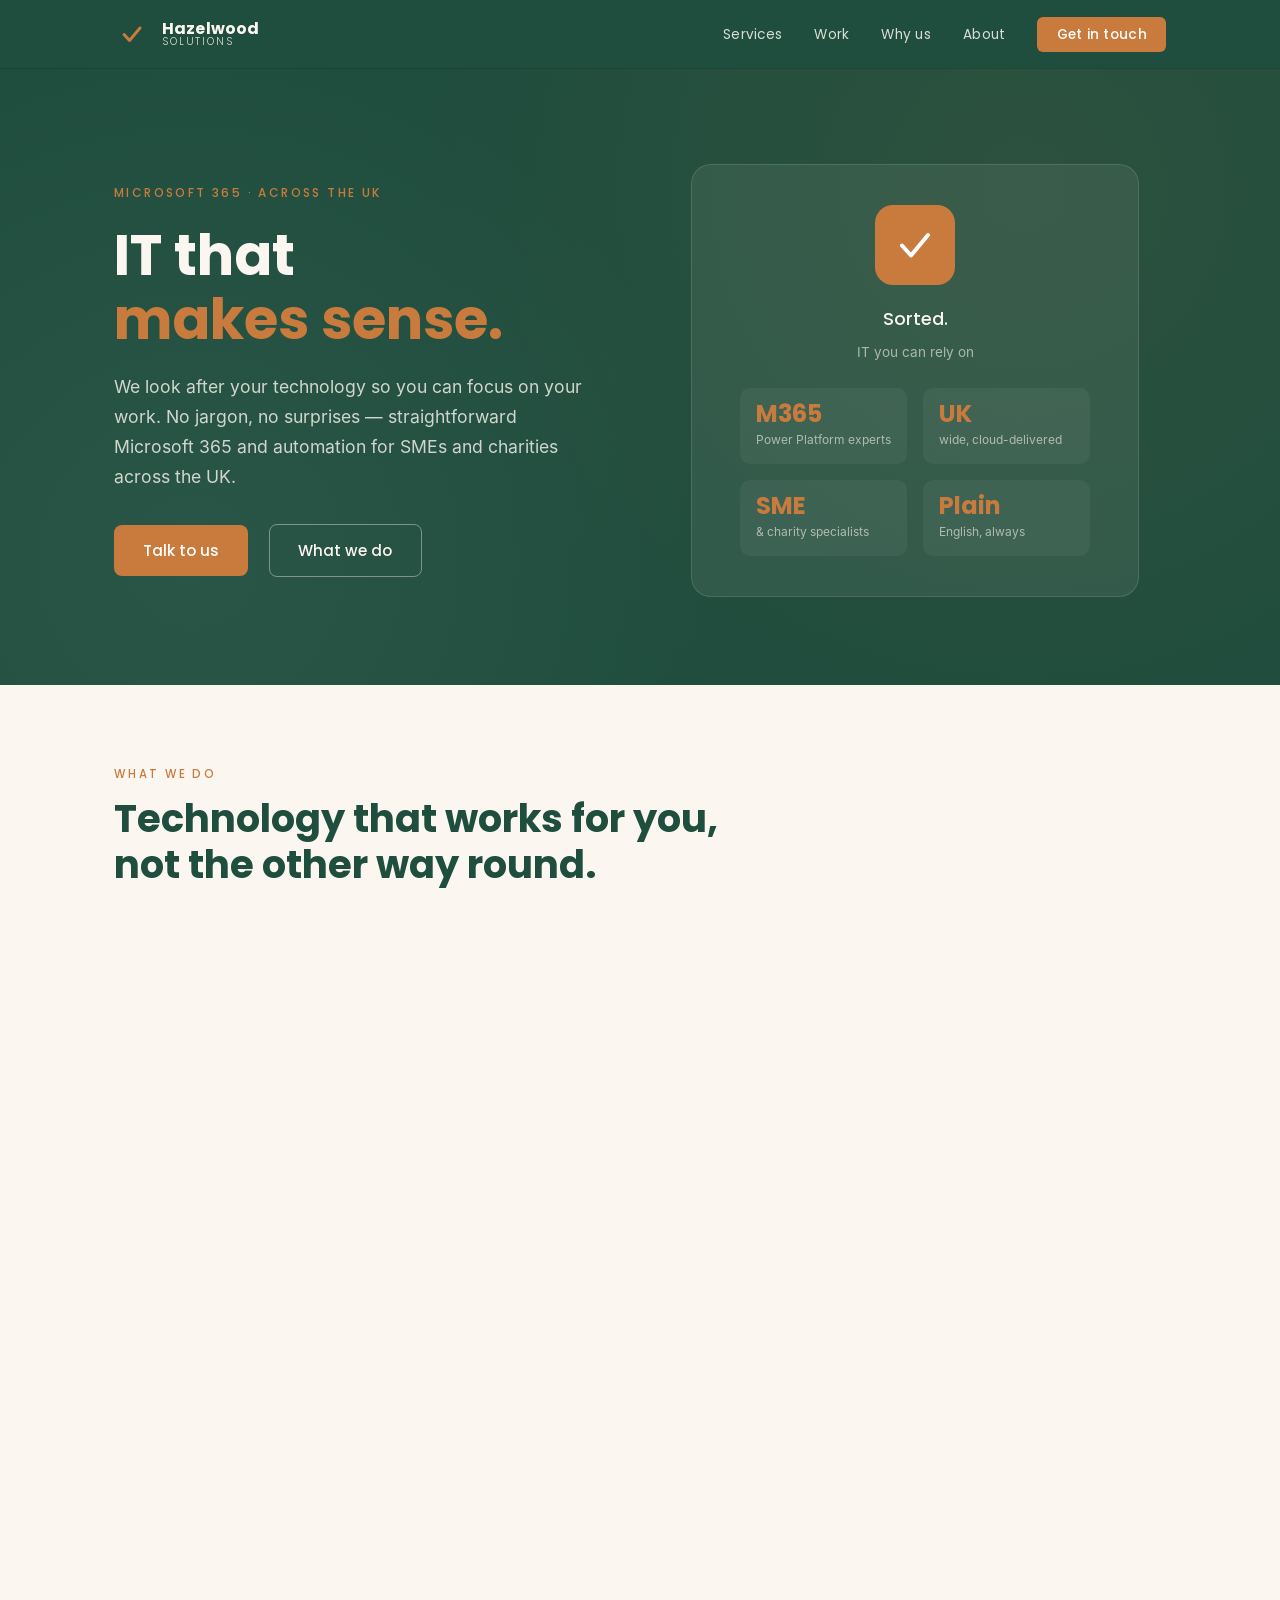
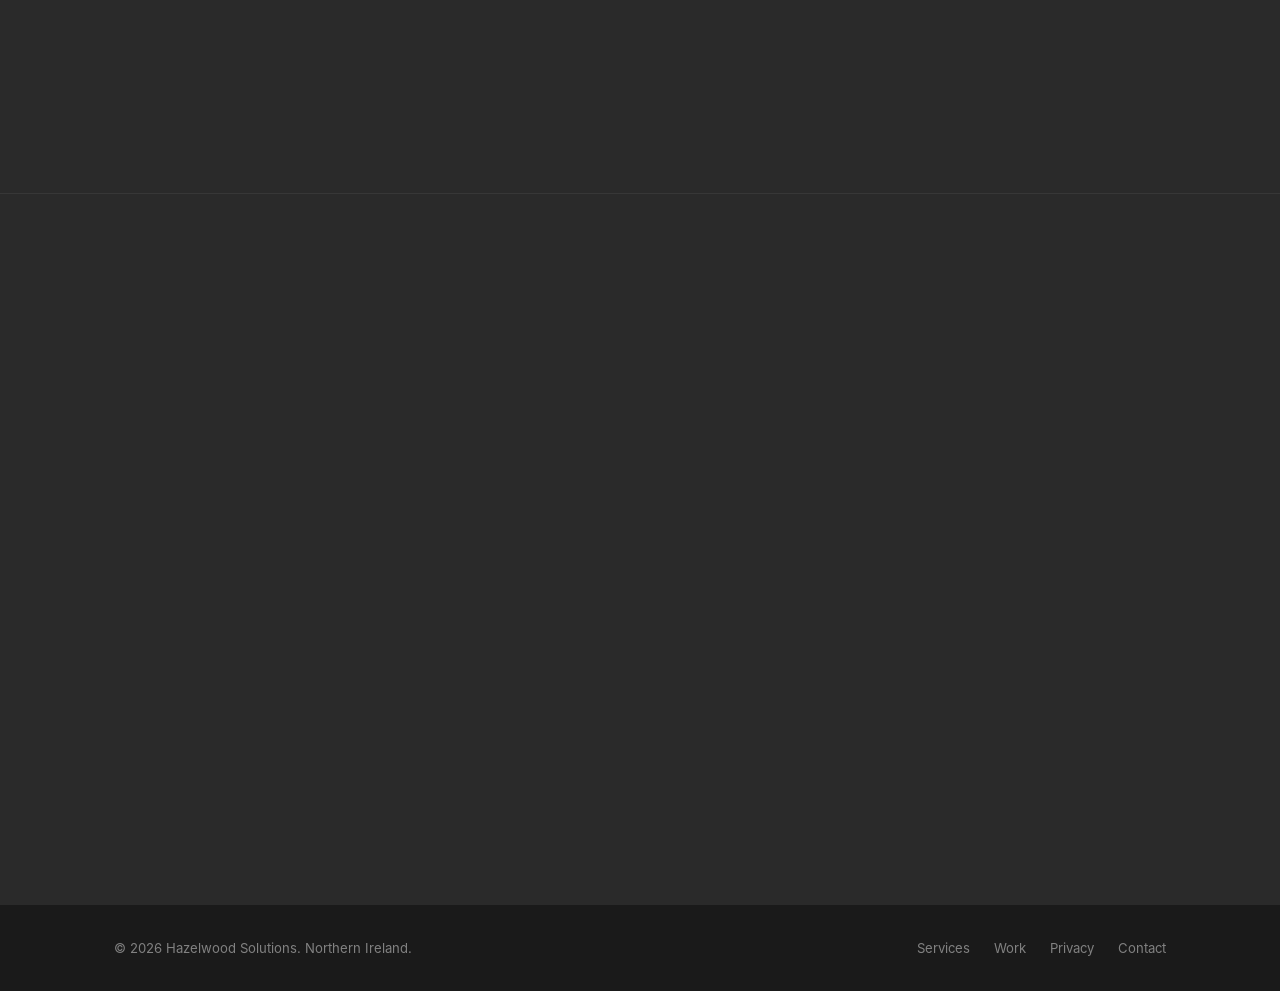
<file: index.html>
<!DOCTYPE html>
<html lang="en-GB">
<head>
  <meta charset="UTF-8">
  <!-- Security: GitHub Pages can't set custom headers, so the policy is set here.
       Only files from this site may load; the form may only post to Formspree. -->
  <meta http-equiv="Content-Security-Policy" content="default-src 'none'; script-src 'self'; style-src 'self'; img-src 'self'; font-src 'self'; connect-src https://formspree.io; form-action https://formspree.io; base-uri 'none'; upgrade-insecure-requests">
  <meta name="referrer" content="strict-origin-when-cross-origin">
  <meta name="viewport" content="width=device-width, initial-scale=1.0">
  <title>Hazelwood Solutions — IT that makes sense.</title>
  <meta name="description" content="Microsoft 365, Power Automate and Purview specialists for SMEs and charities. Based in Northern Ireland, working across the UK.">
  <meta name="theme-color" content="#1F4D3E">
  <link rel="icon" href="assets/img/favicon.svg" type="image/svg+xml">
  <link rel="preload" href="assets/fonts/poppins-bold.woff" as="font" type="font/woff" crossorigin>
  <link rel="stylesheet" href="assets/css/style.css">
  <script src="assets/js/main.js"></script>
</head>
<body>

  <a class="skip-link" href="#main">Skip to content</a>

  <!-- ── Navigation ──────────────────────────────────────── -->
  <nav aria-label="Main">
    <div class="nav-inner">
      <a href="#" class="nav-logo" aria-label="Hazelwood Solutions — home">
        <svg class="logo-icon" viewBox="0 0 36 36" fill="none" xmlns="http://www.w3.org/2000/svg" aria-hidden="true">
          <rect width="36" height="36" rx="8" fill="#1F4D3E"/>
          <path d="M10 18.5L15.5 24.5L26 12" stroke="#C97B3D" stroke-width="3" stroke-linecap="round" stroke-linejoin="round"/>
        </svg>
        <div class="logo-text">
          <strong>Hazelwood</strong>
          <span>Solutions</span>
        </div>
      </a>
      <ul class="nav-links" id="nav-links">
        <li><a href="#services">Services</a></li>
        <li><a href="#case-study">Work</a></li>
        <li><a href="#why">Why us</a></li>
        <li><a href="#about">About</a></li>
        <li><a href="#contact" class="nav-cta">Get in touch</a></li>
      </ul>
      <button class="nav-toggle" type="button" aria-label="Open menu" aria-expanded="false" aria-controls="nav-links" id="nav-toggle">
        <span></span><span></span><span></span>
      </button>
    </div>
  </nav>

  <!-- ── Hero ────────────────────────────────────────────── -->
  <header class="hero">
    <div class="hero-inner">
      <div class="hero-content">
        <p class="hero-label">Microsoft 365 · Across the UK</p>
        <h1>IT that<br><em>makes sense.</em></h1>
        <p>We look after your technology so you can focus on your work. No jargon, no surprises — straightforward Microsoft 365 and automation for SMEs and charities across the UK.</p>
        <div>
          <a href="#contact" class="btn btn-primary">Talk to us</a>
          <a href="#services" class="btn btn-ghost">What we do</a>
        </div>
      </div>
      <div class="hero-visual" aria-hidden="true">
        <div class="tick-badge">
          <div class="tick-icon">
            <svg viewBox="0 0 46 46" fill="none" xmlns="http://www.w3.org/2000/svg">
              <path d="M10 23.5L19 33.5L36 13" stroke="white" stroke-width="4" stroke-linecap="round" stroke-linejoin="round"/>
            </svg>
          </div>
          <div class="tick-badge-title">Sorted.</div>
          <div class="tick-badge-sub">IT you can rely on</div>
          <div class="tick-badge-stats">
            <div class="stat-item"><div class="stat-number">M365</div><div class="stat-label">Power Platform experts</div></div>
            <div class="stat-item"><div class="stat-number">UK</div><div class="stat-label">wide, cloud-delivered</div></div>
            <div class="stat-item"><div class="stat-number">SME</div><div class="stat-label">&amp; charity specialists</div></div>
            <div class="stat-item"><div class="stat-number">Plain</div><div class="stat-label">English, always</div></div>
          </div>
        </div>
      </div>
    </div>
  </header>

  <main id="main">

  <!-- ── Services ────────────────────────────────────────── -->
  <section class="services" id="services">
    <div class="container">
      <p class="section-label reveal">What we do</p>
      <h2 class="section-title reveal">Technology that works for you,<br>not the other way round.</h2>
      <p class="section-intro reveal">We help SMEs and charities get more out of their technology — whether that means setting things up properly for the first time, automating repetitive work, or just fixing the things that have been quietly driving everyone mad. Because we work in the cloud, we can do all of it without ever needing to be in the same room as you.</p>
      <div class="services-grid">

        <div class="service-card reveal">
          <div class="service-icon">
            <svg viewBox="0 0 24 24" fill="none" stroke="currentColor" stroke-width="2" stroke-linecap="round" stroke-linejoin="round" aria-hidden="true"><rect x="2" y="3" width="20" height="14" rx="2"/><line x1="8" y1="21" x2="16" y2="21"/><line x1="12" y1="17" x2="12" y2="21"/></svg>
          </div>
          <h3>Microsoft 365 Setup &amp; Support</h3>
          <p>We'll set up Microsoft 365 properly — Teams, Outlook, SharePoint, OneDrive — so your team can actually use it. And we'll be there when questions come up.</p>
        </div>

        <div class="service-card reveal">
          <div class="service-icon">
            <svg viewBox="0 0 24 24" fill="none" stroke="currentColor" stroke-width="2" stroke-linecap="round" stroke-linejoin="round" aria-hidden="true"><path d="M13 2L3 14h9l-1 8 10-12h-9l1-8z"/></svg>
          </div>
          <h3>Process Automation</h3>
          <p>If your team is spending time on repetitive tasks that a computer could handle, we can fix that. We build Power Automate flows that take the manual work off your plate.</p>
        </div>

        <div class="service-card reveal">
          <div class="service-icon">
            <svg viewBox="0 0 24 24" fill="none" stroke="currentColor" stroke-width="2" stroke-linecap="round" stroke-linejoin="round" aria-hidden="true"><path d="M12 22s8-4 8-10V5l-8-3-8 3v7c0 6 8 10 8 10z"/><polyline points="9 12 11 14 15 10"/></svg>
          </div>
          <h3>Data Security &amp; Purview</h3>
          <p>Know where your sensitive data lives and who can see it. We set up Microsoft Purview — sensitivity labels, data loss prevention and retention — so you're protected and compliant without slowing anyone down.</p>
        </div>

        <div class="service-card reveal">
          <div class="service-icon">
            <svg viewBox="0 0 24 24" fill="none" stroke="currentColor" stroke-width="2" stroke-linecap="round" stroke-linejoin="round" aria-hidden="true"><polyline points="22 12 18 12 15 21 9 3 6 12 2 12"/></svg>
          </div>
          <h3>Custom Apps &amp; Dashboards</h3>
          <p>We build purpose-built tools in Power Apps and Power BI — things that fit how your organisation actually works, not how a generic software vendor thinks you should work.</p>
        </div>

        <div class="service-card reveal">
          <div class="service-icon">
            <svg viewBox="0 0 24 24" fill="none" stroke="currentColor" stroke-width="2" stroke-linecap="round" stroke-linejoin="round" aria-hidden="true"><path d="M12 2a7 7 0 0 1 7 7c0 5-7 13-7 13S5 14 5 9a7 7 0 0 1 7-7z"/><circle cx="12" cy="9" r="2.5"/></svg>
          </div>
          <h3>Custom Microsoft 365 Copilot Agents</h3>
          <p>We design and build custom Copilot agents tailored to your business — assistants that understand your processes, your data, and your people, and do genuinely useful work.</p>
        </div>

        <div class="service-card reveal">
          <div class="service-icon">
            <svg viewBox="0 0 24 24" fill="none" stroke="currentColor" stroke-width="2" stroke-linecap="round" stroke-linejoin="round" aria-hidden="true"><circle cx="12" cy="12" r="10"/><path d="M9.09 9a3 3 0 0 1 5.83 1c0 2-3 3-3 3"/><line x1="12" y1="17" x2="12.01" y2="17"/></svg>
          </div>
          <h3>IT Strategy &amp; Advice</h3>
          <p>Not sure what you need? That's fine. We'll have a conversation, work out where the real problems are, and tell you honestly what's worth investing in.</p>
        </div>

        <div class="service-card reveal">
          <div class="service-icon">
            <svg viewBox="0 0 24 24" fill="none" stroke="currentColor" stroke-width="2" stroke-linecap="round" stroke-linejoin="round" aria-hidden="true"><rect x="2" y="7" width="20" height="14" rx="2"/><path d="M16 7V5a2 2 0 0 0-2-2h-4a2 2 0 0 0-2 2v2"/></svg>
          </div>
          <h3>SMEs &amp; Growing Businesses</h3>
          <p>Small and medium businesses rarely have a dedicated IT department — but they still need IT that works reliably. We act as your outsourced Microsoft 365 partner, without the overhead.</p>
        </div>

        <div class="service-card reveal">
          <div class="service-icon">
            <svg viewBox="0 0 24 24" fill="none" stroke="currentColor" stroke-width="2" stroke-linecap="round" stroke-linejoin="round" aria-hidden="true"><path d="M20.84 4.61a5.5 5.5 0 0 0-7.78 0L12 5.67l-1.06-1.06a5.5 5.5 0 0 0-7.78 7.78l1.06 1.06L12 21.23l7.78-7.78 1.06-1.06a5.5 5.5 0 0 0 0-7.78z"/></svg>
          </div>
          <h3>Charities &amp; Third Sector</h3>
          <p>Charities often assume automation is too expensive or complicated. It doesn't have to be. We build on Microsoft's Power Platform — tools many organisations already have through existing M365 licences.</p>
        </div>

      </div>
    </div>
  </section>

  <!-- ── Case Study ───────────────────────────────────────── -->
  <section class="case-study" id="case-study">
    <div class="container">
      <div class="case-study-inner">
        <div>
          <p class="section-label reveal">Case study</p>
          <h2 class="section-title reveal">From manual chaos to a system that runs itself — so a charity's team can spend their time on the people who need them.</h2>
          <div class="case-study-client reveal">
            <div class="client-dot"></div>
            <span class="client-name">Cancer support charity · Northern Ireland</span>
          </div>
          <p class="case-study-body reveal">A Northern Ireland charity providing practical support to cancer patients and their families — help with finances, respite care, and getting to hospital appointments — was drowning in admin. Every support request that came in through their website landed in someone's inbox and had to be handled by hand. Time that should have been spent supporting vulnerable people was being eaten up by process.</p>
          <p class="case-study-body reveal">We built a fully automated request management system on Microsoft's Power Platform. From the moment someone submits a request, the system takes over — categorising the need, routing it correctly, storing everything securely in Dataverse, and surfacing it to staff through a purpose-built Power Apps interface. No spreadsheets. No missed requests. No chasing.</p>
          <p class="case-study-body reveal">Now every submission is triaged and visible to the team immediately. People in difficult circumstances get a faster, more consistent response — and the charity can handle significantly more requests without increasing headcount.</p>
          <a href="#contact" class="btn btn-primary btn-spaced reveal">Talk to us about your project</a>
        </div>
        <div class="case-study-panel reveal">
          <div class="panel-title">What we built</div>
          <ul class="tech-list">
            <li>Power Automate flows handling intake, categorisation, routing, email communications, and distribution and tracking of monetary vouchers</li>
            <li>Microsoft Dataverse for secure, structured, auditable data storage</li>
            <li>Model-driven Power Apps case management interface for staff</li>
          </ul>
          <div class="case-result">
            <div class="case-result-label">The impact</div>
            <p>Faster response times for patients in need. More requests handled consistently, with no manual triage. Staff freed to focus on the people they're there to support — on existing M365 licences, at a fraction of the cost of a custom build.</p>
          </div>
        </div>
      </div>
    </div>
  </section>

  <!-- ── Why Hazelwood ────────────────────────────────────── -->
  <section class="why" id="why">
    <div class="container">
      <p class="section-label reveal">Why Hazelwood</p>
      <h2 class="section-title reveal">The IT partner you've been looking for.</h2>
      <p class="section-intro reveal">We're not a faceless vendor. We're the knowledgeable partner who happens to understand IT — and who'll give you a straight answer.</p>
      <div class="why-grid">

        <div class="why-item reveal">
          <div class="why-bullet"><svg viewBox="0 0 24 24" fill="none" stroke="currentColor" stroke-width="2.5" stroke-linecap="round" stroke-linejoin="round" aria-hidden="true"><polyline points="20 6 9 17 4 12"/></svg></div>
          <div><h3>Plain English, always</h3><p>We explain what we're doing and why, without the jargon. You'll always know what's happening and what it costs.</p></div>
        </div>

        <div class="why-item reveal">
          <div class="why-bullet"><svg viewBox="0 0 24 24" fill="none" stroke="currentColor" stroke-width="2.5" stroke-linecap="round" stroke-linejoin="round" aria-hidden="true"><polyline points="20 6 9 17 4 12"/></svg></div>
          <div><h3>Security built in</h3><p>Our founder's background is in cryptography and cybersecurity. Everything we build is secure and well-governed from day one — not bolted on afterwards.</p></div>
        </div>

        <div class="why-item reveal">
          <div class="why-bullet"><svg viewBox="0 0 24 24" fill="none" stroke="currentColor" stroke-width="2.5" stroke-linecap="round" stroke-linejoin="round" aria-hidden="true"><polyline points="20 6 9 17 4 12"/></svg></div>
          <div><h3>Built on tools you already have</h3><p>Microsoft 365 licences often include powerful tools most organisations never use. We help you get value from what you're already paying for.</p></div>
        </div>

        <div class="why-item reveal">
          <div class="why-bullet"><svg viewBox="0 0 24 24" fill="none" stroke="currentColor" stroke-width="2.5" stroke-linecap="round" stroke-linejoin="round" aria-hidden="true"><polyline points="20 6 9 17 4 12"/></svg></div>
          <div><h3>Practical, not theoretical</h3><p>We focus on solving real problems that make a difference to your day-to-day — not on solutions that only look impressive on paper.</p></div>
        </div>

        <div class="why-item reveal">
          <div class="why-bullet"><svg viewBox="0 0 24 24" fill="none" stroke="currentColor" stroke-width="2.5" stroke-linecap="round" stroke-linejoin="round" aria-hidden="true"><polyline points="20 6 9 17 4 12"/></svg></div>
          <div><h3>Honest advice</h3><p>If something isn't worth doing, we'll tell you. We'd rather give you good advice than sell you something you don't need.</p></div>
        </div>

        <div class="why-item reveal">
          <div class="why-bullet"><svg viewBox="0 0 24 24" fill="none" stroke="currentColor" stroke-width="2.5" stroke-linecap="round" stroke-linejoin="round" aria-hidden="true"><polyline points="20 6 9 17 4 12"/></svg></div>
          <div><h3>UK-wide, cloud-delivered</h3><p>We're based in Northern Ireland and work with clients right across the UK. Because everything we do is cloud-based, you get the same service whether you're in Belfast, Birmingham or Bristol.</p></div>
        </div>

      </div>
    </div>
  </section>

  <!-- ── About ───────────────────────────────────────────── -->
  <section class="about" id="about">
    <div class="container">
      <p class="section-label reveal">Who we are</p>
      <h2 class="section-title reveal">Real expertise behind every project.</h2>

      <div class="about-card reveal">
        <div class="about-card-grid">
          <div>
            <p class="about-kicker">Founder &amp; Director</p>
            <h3>PhD · Microsoft Certified</h3>
            <p class="about-meta">M365 and Power Platform Expert</p>
          </div>
          <div class="about-body">
            <p>I started Hazelwood Solutions because I kept seeing the same problem: organisations with real potential, held back by technology that was either badly set up, poorly understood, or simply never used to its full capability.</p>
            <p>My background is in data security — I hold a PhD in cryptography and cybersecurity — which means I think about IT differently to most consultants. It's not just about whether something works; it's about whether it's secure, well-governed, and built to last.</p>
            <p>Before founding Hazelwood, I spent several years as an IT consultant specialising in Microsoft 365 modern work and the Power Platform, including a year working at Microsoft directly. I hold Microsoft certifications across the stack — admin, Power Platform, Teams, Purview, and Defender.</p>
          </div>
        </div>
      </div>

      <div class="about-card reveal">
        <div class="about-card-grid">
          <div>
            <p class="about-kicker">The Team</p>
            <h3>All certified.<br>All experienced.</h3>
            <p class="about-meta">M365 · Power Platform<br>Copilot Studio · Modern Work</p>
          </div>
          <div class="about-body">
            <p>Every consultant on our team is Microsoft certified, educated to degree level, and has hands-on consultancy experience in Microsoft 365 modern work, the Power Platform, and Copilot Studio.</p>
            <p>We're a small team by design. That means you get experienced people on your project — not juniors — and you're never just a ticket in a queue.</p>
          </div>
        </div>
      </div>
    </div>
  </section>

  <!-- ── Contact ──────────────────────────────────────────── -->
  <section class="contact" id="contact">
    <div class="container">
      <div class="contact-inner">
        <div>
          <p class="section-label reveal">Get in touch</p>
          <h2 class="section-title reveal">Let's talk about your IT.</h2>
          <p class="section-intro reveal">Tell us what's frustrating you, what you're trying to achieve, or just that you're not sure where to start. We'll take it from there.</p>
          <div class="reveal">
            <div class="contact-detail">
              <svg width="18" height="18" viewBox="0 0 24 24" fill="none" stroke="currentColor" stroke-width="2" stroke-linecap="round" stroke-linejoin="round" aria-hidden="true"><path d="M4 4h16c1.1 0 2 .9 2 2v12c0 1.1-.9 2-2 2H4c-1.1 0-2-.9-2-2V6c0-1.1.9-2 2-2z"/><polyline points="22,6 12,13 2,6"/></svg>
              <a href="mailto:hello@hazelwoodsolutions.co.uk">hello@hazelwoodsolutions.co.uk</a>
            </div>
          </div>
        </div>
        <div class="reveal">
          <!-- SETUP: replace YOUR_FORM_ID with your Formspree form ID (see README.md). -->
          <form class="contact-form" id="contact-form" action="https://formspree.io/f/xkjrggwe" method="POST" accept-charset="UTF-8">
            <input type="hidden" name="_subject" value="New enquiry from hazelwoodsolutions website">

            <!-- Honeypot: hidden from people; bots that fill it are silently dropped -->
            <div class="hp-field" aria-hidden="true">
              <label for="website-url">Leave this field empty</label>
              <input type="text" id="website-url" name="_gotcha" tabindex="-1" autocomplete="off">
            </div>

            <div class="form-row">
              <div class="form-field">
                <label for="name">Your name</label>
                <input type="text" id="name" name="name" placeholder="Jane Smith" required maxlength="100" autocomplete="name">
              </div>
              <div class="form-field">
                <label for="email">Email address</label>
                <input type="email" id="email" name="email" placeholder="jane@company.co.uk" required maxlength="254" autocomplete="email">
              </div>
            </div>
            <div class="form-field">
              <label for="org">Organisation</label>
              <input type="text" id="org" name="organisation" placeholder="Your business or charity" maxlength="150" autocomplete="organization">
            </div>
            <div class="form-field">
              <label for="interest">What can we help with?</label>
              <select id="interest" name="interest">
                <option value="" selected>Choose a topic…</option>
                <option>Microsoft 365 setup or support</option>
                <option>Process automation (Power Automate)</option>
                <option>Data security &amp; Purview</option>
                <option>Custom app or dashboard</option>
                <option>Copilot agent design and build</option>
                <option>IT strategy and advice</option>
                <option>Charity / third sector IT</option>
                <option>Something else</option>
              </select>
            </div>
            <div class="form-field">
              <label for="message">Tell us a bit more</label>
              <textarea id="message" name="message" required minlength="10" maxlength="3000" placeholder="What's the situation? What are you trying to achieve? No need to have it all figured out — we can work through it together."></textarea>
            </div>
            <button type="submit" class="form-submit">Send message →</button>
            <p class="form-status" id="form-status" role="status" aria-live="polite"></p>
            <p class="form-note">We'll get back to you within one working day. Please don't include passwords or other sensitive information. We use your details only to reply — see our <a href="privacy.html">privacy notice</a>.</p>
          </form>
        </div>
      </div>
    </div>
  </section>

  </main>

  <!-- ── Footer ───────────────────────────────────────────── -->
  <footer>
    <div class="container">
      <div class="footer-inner">
        <span class="footer-copy">© <span id="year">2026</span> Hazelwood Solutions. Northern Ireland.</span>
        <div class="footer-links">
          <a href="#services">Services</a>
          <a href="#case-study">Work</a>
          <a href="privacy.html">Privacy</a>
          <a href="mailto:hello@hazelwoodsolutions.co.uk">Contact</a>
        </div>
      </div>
    </div>
  </footer>

</body>
</html>
</file>
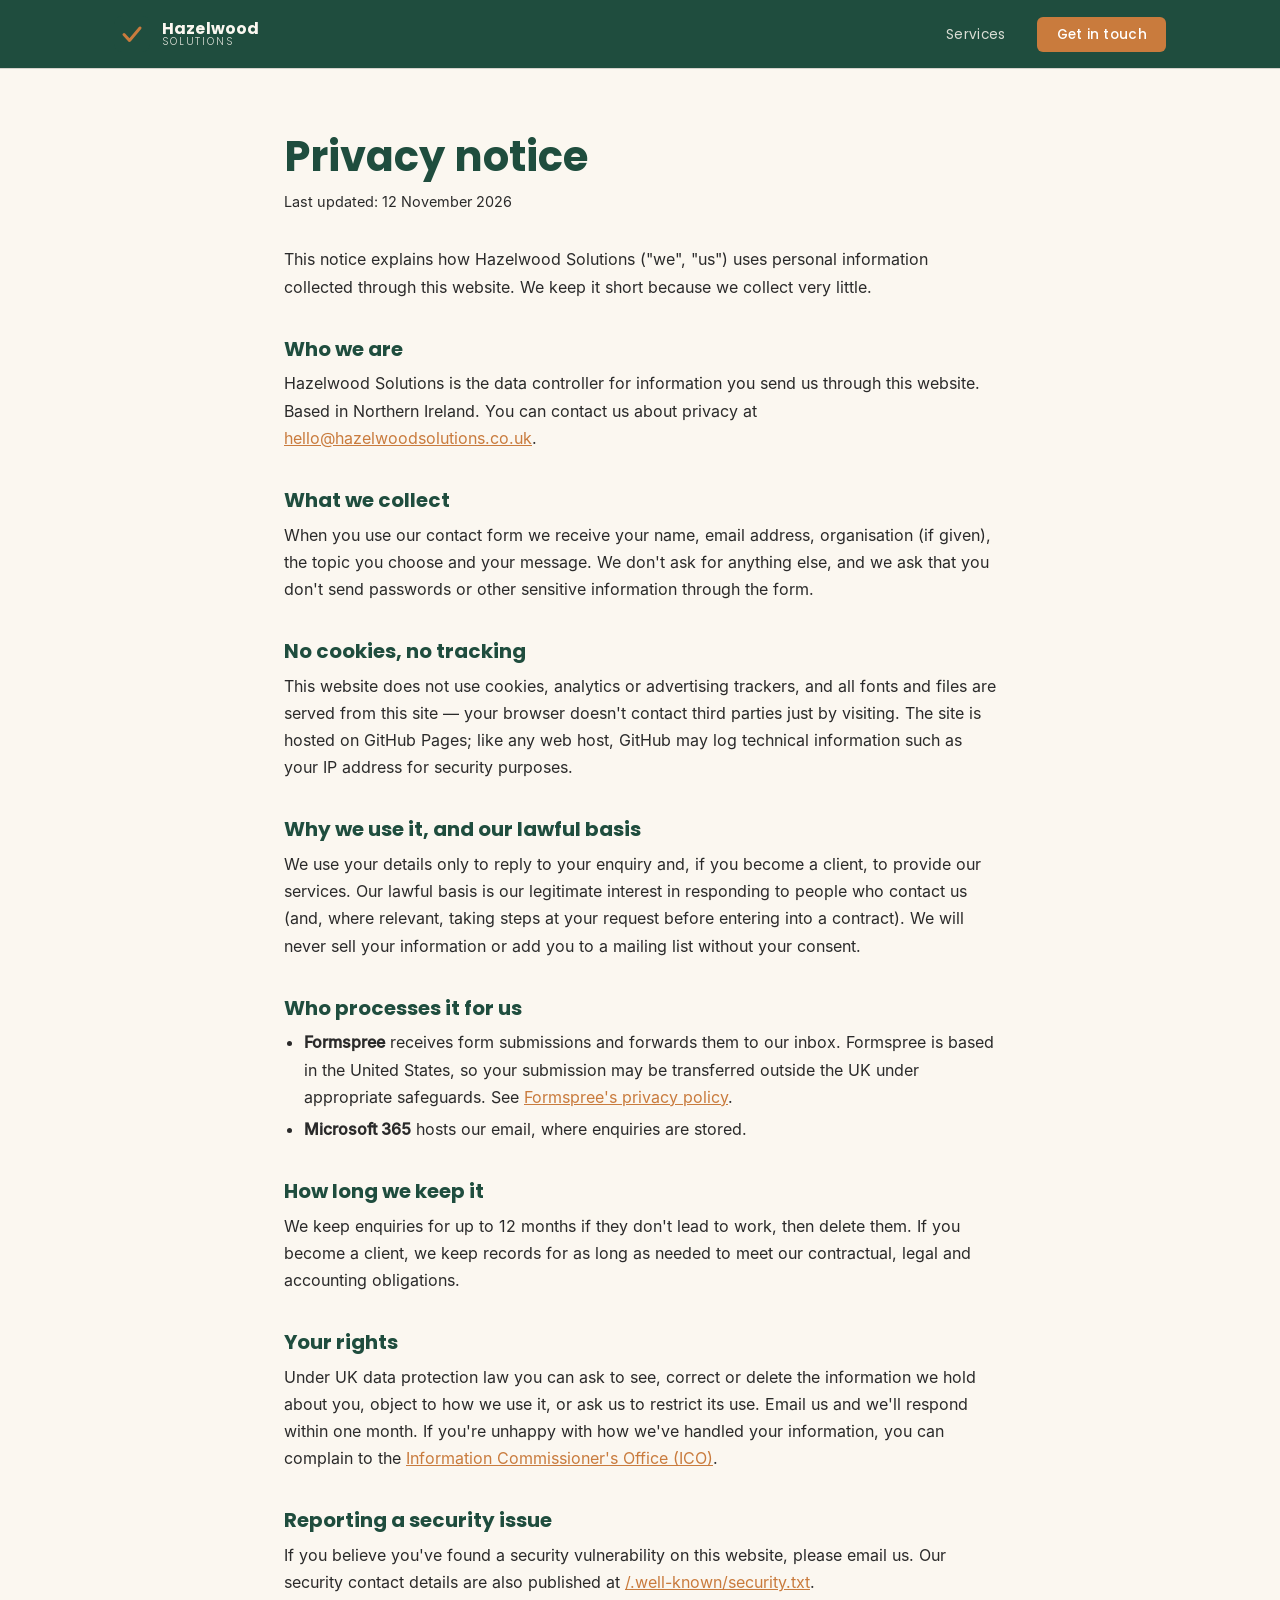
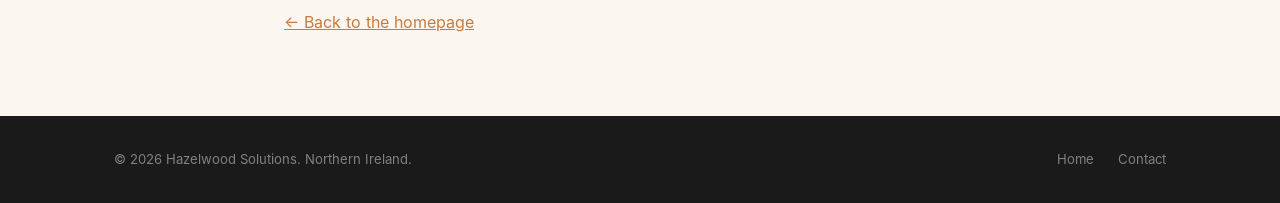
<file: privacy.html>
<!DOCTYPE html>
<html lang="en-GB">
<head>
  <meta charset="UTF-8">
  <meta http-equiv="Content-Security-Policy" content="default-src 'none'; script-src 'self'; style-src 'self'; img-src 'self'; font-src 'self'; form-action 'none'; base-uri 'none'; upgrade-insecure-requests">
  <meta name="referrer" content="strict-origin-when-cross-origin">
  <meta name="viewport" content="width=device-width, initial-scale=1.0">
  <title>Privacy notice — Hazelwood Solutions</title>
  <meta name="description" content="How Hazelwood Solutions uses the personal information you share with us.">
  <meta name="theme-color" content="#1F4D3E">
  <link rel="icon" href="assets/img/favicon.svg" type="image/svg+xml">
  <link rel="stylesheet" href="assets/css/style.css">
  <script src="assets/js/main.js"></script>
</head>
<body>
  <a class="skip-link" href="#main">Skip to content</a>

  <nav aria-label="Main">
    <div class="nav-inner">
      <a href="index.html" class="nav-logo" aria-label="Hazelwood Solutions — home">
        <svg class="logo-icon" viewBox="0 0 36 36" fill="none" xmlns="http://www.w3.org/2000/svg" aria-hidden="true">
          <rect width="36" height="36" rx="8" fill="#1F4D3E"/>
          <path d="M10 18.5L15.5 24.5L26 12" stroke="#C97B3D" stroke-width="3" stroke-linecap="round" stroke-linejoin="round"/>
        </svg>
        <div class="logo-text"><strong>Hazelwood</strong><span>Solutions</span></div>
      </a>
      <ul class="nav-links" id="nav-links">
        <li><a href="index.html#services">Services</a></li>
        <li><a href="index.html#contact" class="nav-cta">Get in touch</a></li>
      </ul>
      <button class="nav-toggle" type="button" aria-label="Open menu" aria-expanded="false" aria-controls="nav-links" id="nav-toggle">
        <span></span><span></span><span></span>
      </button>
    </div>
  </nav>

  <main id="main" class="page">
    <div class="container">
      <h1>Privacy notice</h1>
      <p class="page-meta">Last updated: 12 November 2026</p>

      <p>This notice explains how Hazelwood Solutions ("we", "us") uses personal information collected through this website. We keep it short because we collect very little.</p>

      <h2>Who we are</h2>
      <p>Hazelwood Solutions is the data controller for information you send us through this website. Based in Northern Ireland. You can contact us about privacy at <a href="mailto:hello@hazelwoodsolutions.co.uk">hello@hazelwoodsolutions.co.uk</a>.</p>

      <h2>What we collect</h2>
      <p>When you use our contact form we receive your name, email address, organisation (if given), the topic you choose and your message. We don't ask for anything else, and we ask that you don't send passwords or other sensitive information through the form.</p>

      <h2>No cookies, no tracking</h2>
      <p>This website does not use cookies, analytics or advertising trackers, and all fonts and files are served from this site — your browser doesn't contact third parties just by visiting. The site is hosted on GitHub Pages; like any web host, GitHub may log technical information such as your IP address for security purposes.</p>

      <h2>Why we use it, and our lawful basis</h2>
      <p>We use your details only to reply to your enquiry and, if you become a client, to provide our services. Our lawful basis is our legitimate interest in responding to people who contact us (and, where relevant, taking steps at your request before entering into a contract). We will never sell your information or add you to a mailing list without your consent.</p>

      <h2>Who processes it for us</h2>
      <ul>
        <li><strong>Formspree</strong> receives form submissions and forwards them to our inbox. Formspree is based in the United States, so your submission may be transferred outside the UK under appropriate safeguards. See <a href="https://formspree.io/legal/privacy-policy" rel="noopener noreferrer">Formspree's privacy policy</a>.</li>
        <li><strong>Microsoft 365</strong> hosts our email, where enquiries are stored.</li>
      </ul>

      <h2>How long we keep it</h2>
      <p>We keep enquiries for up to 12 months if they don't lead to work, then delete them. If you become a client, we keep records for as long as needed to meet our contractual, legal and accounting obligations.</p>

      <h2>Your rights</h2>
      <p>Under UK data protection law you can ask to see, correct or delete the information we hold about you, object to how we use it, or ask us to restrict its use. Email us and we'll respond within one month. If you're unhappy with how we've handled your information, you can complain to the <a href="https://ico.org.uk/make-a-complaint/" rel="noopener noreferrer">Information Commissioner's Office (ICO)</a>.</p>

      <h2>Reporting a security issue</h2>
      <p>If you believe you've found a security vulnerability on this website, please email us. Our security contact details are also published at <a href="/.well-known/security.txt">/.well-known/security.txt</a>.</p>

      <p><a href="index.html">← Back to the homepage</a></p>
    </div>
  </main>

  <footer>
    <div class="container">
      <div class="footer-inner">
        <span class="footer-copy">© <span id="year">2026</span> Hazelwood Solutions. Northern Ireland.</span>
        <div class="footer-links">
          <a href="index.html">Home</a>
          <a href="mailto:hello@hazelwoodsolutions.co.uk">Contact</a>
        </div>
      </div>
    </div>
  </footer>
</body>
</html>
</file>
<file: assets/css/style.css>
/* Hazelwood Solutions — site styles
   All styling lives here (no inline styles) so the Content Security Policy
   can use style-src 'self' and block injected CSS. */

/* ── Self-hosted fonts (SIL Open Font License — see assets/fonts/OFL.txt) ── */
@font-face { font-family: 'Poppins'; font-style: normal; font-weight: 300; font-display: swap; src: url('../fonts/poppins-light.woff') format('woff'); }
@font-face { font-family: 'Poppins'; font-style: normal; font-weight: 400; font-display: swap; src: url('../fonts/poppins-regular.woff') format('woff'); }
@font-face { font-family: 'Poppins'; font-style: normal; font-weight: 500 600; font-display: swap; src: url('../fonts/poppins-medium.woff') format('woff'); }
@font-face { font-family: 'Poppins'; font-style: normal; font-weight: 700; font-display: swap; src: url('../fonts/poppins-bold.woff') format('woff'); }
@font-face { font-family: 'Inter'; font-style: normal; font-weight: 400; font-display: swap; src: url('../fonts/inter-regular.woff') format('woff'); }
@font-face { font-family: 'Inter'; font-style: normal; font-weight: 500; font-display: swap; src: url('../fonts/inter-medium.woff') format('woff'); }

/* ── Reset & base ─────────────────────────────── */
*, *::before, *::after { box-sizing: border-box; margin: 0; padding: 0; }

:root {
  --teal:    #1F4D3E;
  --terra:   #C97B3D;
  --cream:   #FBF7F0;
  --charcoal:#2A2A2A;
  --grey:    #6B6B6B;
  --white:   #ffffff;
  --heading: 'Poppins', system-ui, -apple-system, 'Segoe UI', sans-serif;
  --body:    'Inter', system-ui, -apple-system, 'Segoe UI', sans-serif;
}

html { scroll-behavior: smooth; }
@media (prefers-reduced-motion: reduce) { html { scroll-behavior: auto; } }

body {
  font-family: var(--body);
  background: var(--cream);
  color: var(--charcoal);
  font-size: 1rem;
  line-height: 1.7;
  -webkit-font-smoothing: antialiased;
}

h1, h2, h3, h4 { font-family: var(--heading); line-height: 1.2; color: var(--teal); }

a { color: var(--terra); text-decoration: none; }
a:hover { text-decoration: underline; }
a:focus-visible, button:focus-visible { outline: 2px solid var(--terra); outline-offset: 3px; border-radius: 2px; }

img { display: block; max-width: 100%; }

.skip-link {
  position: absolute; left: -9999px; top: 0;
  background: var(--terra); color: var(--white);
  padding: 0.6rem 1rem; z-index: 200; border-radius: 0 0 6px 0;
}
.skip-link:focus { left: 0; }

/* ── Layout helpers ───────────────────────────── */
.container { max-width: 1100px; margin: 0 auto; padding: 0 1.5rem; }
section { padding: 5rem 0; }

/* ── Nav ──────────────────────────────────────── */
nav { background: var(--teal); position: sticky; top: 0; z-index: 100; box-shadow: 0 1px 0 rgba(0,0,0,0.15); }

.nav-inner {
  display: flex; align-items: center; justify-content: space-between;
  padding: 1rem 1.5rem; max-width: 1100px; margin: 0 auto;
}

.nav-logo { display: flex; align-items: center; gap: 0.75rem; text-decoration: none; }
.nav-logo:hover { text-decoration: none; }
.logo-icon { width: 36px; height: 36px; flex-shrink: 0; }
.logo-text { font-family: var(--heading); color: var(--cream); line-height: 1; }
.logo-text strong { display: block; font-weight: 700; font-size: 1rem; letter-spacing: 0.01em; }
.logo-text span { display: block; font-weight: 300; font-size: 0.65rem; letter-spacing: 0.18em; text-transform: uppercase; opacity: 0.85; }

.nav-links { list-style: none; display: flex; align-items: center; gap: 2rem; }
.nav-links a { font-family: var(--heading); font-size: 0.85rem; font-weight: 400; color: rgba(251,247,240,0.85); letter-spacing: 0.02em; }
.nav-links a:hover { color: var(--cream); text-decoration: none; }

.nav-cta {
  background: var(--terra); color: var(--white) !important;
  padding: 0.5rem 1.2rem; border-radius: 6px;
  font-weight: 600 !important; font-size: 0.85rem; transition: background 0.2s;
}
.nav-cta:hover { background: #b5692d !important; }

.nav-toggle { display: none; background: none; border: none; cursor: pointer; padding: 0.25rem; }
.nav-toggle span { display: block; width: 22px; height: 2px; background: var(--cream); margin: 5px 0; border-radius: 2px; transition: 0.3s; }

/* ── Hero ─────────────────────────────────────── */
.hero { background: var(--teal); padding: 6rem 0 5.5rem; position: relative; overflow: hidden; }
.hero::before {
  content: ''; position: absolute; inset: 0; pointer-events: none;
  background-image:
    radial-gradient(circle at 80% 20%, rgba(201,123,61,0.08) 0%, transparent 55%),
    radial-gradient(circle at 15% 80%, rgba(251,247,240,0.05) 0%, transparent 45%);
}
.hero-inner {
  position: relative; max-width: 1100px; margin: 0 auto; padding: 0 1.5rem;
  display: grid; grid-template-columns: 1fr 1fr; gap: 3rem; align-items: center;
}
.hero .hero-label { font-family: var(--heading); font-size: 0.75rem; font-weight: 600; letter-spacing: 0.2em; text-transform: uppercase; color: var(--terra); margin-bottom: 1.25rem; }
.hero h1 { font-size: clamp(2.2rem, 4.5vw, 3.5rem); font-weight: 700; color: var(--cream); line-height: 1.15; margin-bottom: 1.25rem; }
.hero h1 em { font-style: normal; color: var(--terra); }
.hero p { font-size: 1.1rem; color: rgba(251,247,240,0.8); max-width: 480px; margin-bottom: 2rem; }

.btn {
  display: inline-block; padding: 0.8rem 1.8rem; border-radius: 8px;
  font-family: var(--heading); font-weight: 600; font-size: 0.95rem;
  transition: background 0.2s, transform 0.15s; cursor: pointer; border: none;
}
.btn:hover { text-decoration: none; transform: translateY(-1px); }
.btn-primary { background: var(--terra); color: var(--white); }
.btn-primary:hover { background: #b5692d; }
.btn-ghost { background: transparent; color: var(--cream); border: 1.5px solid rgba(251,247,240,0.4); margin-left: 1rem; }
.btn-ghost:hover { border-color: var(--cream); background: rgba(251,247,240,0.06); }
.btn-spaced { margin-top: 0.5rem; }

.hero-visual { display: flex; align-items: center; justify-content: center; }
.tick-badge {
  background: rgba(251,247,240,0.07); border: 1px solid rgba(251,247,240,0.12);
  border-radius: 20px; padding: 2.5rem 3rem; text-align: center;
}
.tick-icon { width: 80px; height: 80px; background: var(--terra); border-radius: 18px; margin: 0 auto 1.25rem; display: flex; align-items: center; justify-content: center; }
.tick-icon svg { width: 46px; height: 46px; }
.tick-badge-title { font-family: var(--heading); font-size: 1.1rem; font-weight: 600; color: var(--cream); margin-bottom: 0.4rem; }
.tick-badge-sub { font-size: 0.85rem; color: rgba(251,247,240,0.6); }
.tick-badge-stats { margin-top: 1.5rem; display: grid; grid-template-columns: 1fr 1fr; gap: 1rem; text-align: left; }
.stat-item { background: rgba(251,247,240,0.05); border-radius: 10px; padding: 0.85rem 1rem; }
.stat-number { font-family: var(--heading); font-size: 1.5rem; font-weight: 700; color: var(--terra); line-height: 1; }
.stat-label { font-size: 0.75rem; color: rgba(251,247,240,0.6); margin-top: 0.25rem; }

/* ── Section headings ─────────────────────────── */
.section-label { font-family: var(--heading); font-size: 0.72rem; font-weight: 600; letter-spacing: 0.2em; text-transform: uppercase; color: var(--terra); margin-bottom: 0.75rem; }
.section-title { font-size: clamp(1.6rem, 3vw, 2.4rem); font-weight: 700; margin-bottom: 1rem; }
.section-intro { font-size: 1.05rem; color: var(--grey); max-width: 560px; margin-bottom: 3rem; }

/* ── Services ─────────────────────────────────── */
.services { background: var(--cream); }
.services-grid { display: grid; grid-template-columns: repeat(auto-fit, minmax(280px, 1fr)); gap: 1.5rem; }
.service-card { background: var(--white); border-radius: 14px; padding: 2rem; border: 1px solid rgba(31,77,62,0.08); transition: box-shadow 0.2s, transform 0.2s; }
.service-card:hover { box-shadow: 0 8px 32px rgba(31,77,62,0.1); transform: translateY(-3px); }
.service-icon { width: 48px; height: 48px; background: rgba(31,77,62,0.07); border-radius: 12px; display: flex; align-items: center; justify-content: center; margin-bottom: 1.25rem; }
.service-icon svg { width: 24px; height: 24px; color: var(--teal); }
.service-card h3 { font-size: 1.05rem; font-weight: 600; margin-bottom: 0.6rem; }
.service-card p { font-size: 0.92rem; color: var(--grey); line-height: 1.65; }

/* ── Case study ───────────────────────────────── */
.case-study { background: var(--teal); padding: 5rem 0; }
.case-study-inner { display: grid; grid-template-columns: 1fr 1fr; gap: 4rem; align-items: center; }
.case-study .section-title { color: var(--cream); }
.case-study-body { font-size: 1rem; color: rgba(251,247,240,0.8); margin-bottom: 1.5rem; }
.case-study-client { display: flex; align-items: center; gap: 0.75rem; margin-bottom: 2rem; }
.client-dot { width: 10px; height: 10px; background: var(--terra); border-radius: 50%; flex-shrink: 0; }
.client-name { font-family: var(--heading); font-size: 0.85rem; font-weight: 600; color: var(--cream); letter-spacing: 0.04em; }
.case-study-panel { background: rgba(251,247,240,0.07); border: 1px solid rgba(251,247,240,0.12); border-radius: 16px; padding: 2.5rem; }
.panel-title, .case-result-label { font-family: var(--heading); font-size: 0.72rem; font-weight: 600; letter-spacing: 0.18em; text-transform: uppercase; color: var(--terra); }
.panel-title { margin-bottom: 1.5rem; }
.case-result-label { margin-bottom: 0.5rem; }
.tech-list { list-style: none; display: flex; flex-direction: column; gap: 0.9rem; }
.tech-list li { display: flex; align-items: center; gap: 0.75rem; font-size: 0.92rem; color: rgba(251,247,240,0.85); }
.tech-list li::before { content: ''; display: inline-block; width: 6px; height: 6px; background: var(--terra); border-radius: 50%; flex-shrink: 0; }
.case-result { margin-top: 2rem; padding-top: 1.5rem; border-top: 1px solid rgba(251,247,240,0.12); }
.case-result p { font-size: 0.9rem; color: rgba(251,247,240,0.7); line-height: 1.6; }

/* ── Why Hazelwood ────────────────────────────── */
.why { background: var(--cream); }
.why-grid { display: grid; grid-template-columns: repeat(auto-fit, minmax(240px, 1fr)); gap: 2rem; margin-top: 1rem; }
.why-item { display: flex; gap: 1.1rem; align-items: flex-start; }
.why-bullet { flex-shrink: 0; width: 36px; height: 36px; background: var(--terra); border-radius: 50%; display: flex; align-items: center; justify-content: center; margin-top: 2px; }
.why-bullet svg { width: 18px; height: 18px; color: white; }
.why-item h3 { font-size: 1rem; font-weight: 600; margin-bottom: 0.35rem; }
.why-item p { font-size: 0.91rem; color: var(--grey); line-height: 1.65; }

/* ── About ────────────────────────────────────── */
.about { background: var(--charcoal); padding: 5rem 0; }
.about .section-title { color: var(--cream); margin-bottom: 3rem; }
.about-card {
  background: rgba(255,255,255,0.04); border: 1px solid rgba(255,255,255,0.08);
  border-radius: 16px; padding: 2.5rem;
}
.about-card + .about-card { margin-top: 3.5rem; }
.about-card-grid { display: grid; grid-template-columns: 1fr 2fr; gap: 3rem; align-items: start; }
.about-kicker { font-family: var(--heading); font-size: 0.72rem; font-weight: 600; letter-spacing: 0.18em; text-transform: uppercase; color: var(--terra); margin-bottom: 0.6rem; }
.about-card h3 { color: var(--cream); font-size: 1.3rem; font-weight: 700; margin-bottom: 0.35rem; }
.about-meta { font-size: 0.85rem; color: rgba(251,247,240,0.45); line-height: 1.6; margin-top: 0.5rem; }
.about-body p { font-size: 1rem; color: rgba(251,247,240,0.82); line-height: 1.75; }
.about-body p + p { margin-top: 1.1rem; }

/* ── Contact ──────────────────────────────────── */
.contact { background: var(--charcoal); padding: 5rem 0; border-top: 1px solid rgba(255,255,255,0.06); }
.contact-inner { display: grid; grid-template-columns: 1fr 1fr; gap: 4rem; align-items: start; }
.contact .section-title { color: var(--cream); font-size: clamp(1.5rem, 2.5vw, 2rem); }
.contact .section-intro { color: rgba(251,247,240,0.65); margin-bottom: 1.5rem; }
.contact-detail { display: flex; align-items: center; gap: 0.75rem; font-size: 0.95rem; color: rgba(251,247,240,0.8); margin-bottom: 0.75rem; }
.contact-detail svg { color: var(--terra); flex-shrink: 0; }
.contact-detail a { color: rgba(251,247,240,0.8); }

.contact-form { display: flex; flex-direction: column; gap: 1rem; }
.form-row { display: grid; grid-template-columns: 1fr 1fr; gap: 1rem; }
.form-field { display: flex; flex-direction: column; gap: 0.4rem; }
.form-field label { font-family: var(--heading); font-size: 0.78rem; font-weight: 500; color: rgba(251,247,240,0.7); letter-spacing: 0.04em; }
.form-field input, .form-field textarea, .form-field select {
  background: rgba(255,255,255,0.06); border: 1px solid rgba(255,255,255,0.12);
  border-radius: 8px; padding: 0.7rem 1rem; color: var(--cream);
  font-family: var(--body); font-size: 0.95rem; transition: border-color 0.2s; outline: none; resize: vertical;
}
.form-field input::placeholder, .form-field textarea::placeholder { color: rgba(251,247,240,0.3); }
.form-field input:focus, .form-field textarea:focus, .form-field select:focus { border-color: var(--terra); }
.form-field select option { background: var(--charcoal); }
textarea { min-height: 130px; }

/* Honeypot — hidden from people, visible to naive bots */
.hp-field { position: absolute !important; left: -10000px !important; width: 1px; height: 1px; overflow: hidden; }

.form-submit {
  background: var(--terra); color: white; padding: 0.85rem 2rem; border-radius: 8px; border: none;
  font-family: var(--heading); font-weight: 600; font-size: 0.95rem; cursor: pointer;
  transition: background 0.2s; align-self: flex-start;
}
.form-submit:hover { background: #b5692d; }
.form-submit[disabled] { opacity: 0.6; cursor: wait; }

.form-note { font-size: 0.8rem; color: rgba(251,247,240,0.5); margin-top: 0.25rem; }
.form-note a { color: rgba(251,247,240,0.75); text-decoration: underline; }

.form-status { font-size: 0.92rem; border-radius: 8px; padding: 0.8rem 1rem; }
.form-status:empty { display: none; }
.form-status.is-success { background: rgba(31,77,62,0.6); color: var(--cream); border: 1px solid rgba(251,247,240,0.15); }
.form-status.is-error { background: rgba(201,123,61,0.15); color: var(--cream); border: 1px solid var(--terra); }

/* ── Footer ───────────────────────────────────── */
footer { background: #1a1a1a; padding: 2rem 0; }
.footer-inner { display: flex; align-items: center; justify-content: space-between; flex-wrap: wrap; gap: 1rem; }
.footer-copy { font-size: 0.82rem; color: rgba(255,255,255,0.45); }
.footer-links { display: flex; gap: 1.5rem; flex-wrap: wrap; }
.footer-links a { font-size: 0.82rem; color: rgba(255,255,255,0.45); }
.footer-links a:hover { color: rgba(255,255,255,0.75); text-decoration: none; }

/* ── Simple content pages (privacy, 404) ──────── */
.page { padding: 4rem 0 5rem; }
.page .container { max-width: 760px; }
.page h1 { font-size: clamp(1.8rem, 3.5vw, 2.6rem); margin-bottom: 0.5rem; }
.page h2 { font-size: 1.25rem; margin: 2.25rem 0 0.6rem; }
.page p, .page li { color: var(--charcoal); }
.page p + p { margin-top: 0.8rem; }
.page ul { margin: 0.6rem 0 0 1.25rem; }
.page li + li { margin-top: 0.3rem; }
.page-meta { color: var(--grey); font-size: 0.9rem; margin-bottom: 2rem; }
.page a { text-decoration: underline; }
.page-center { text-align: center; padding: 7rem 0; }
.page-center p { color: var(--grey); margin: 1rem 0 2rem; }

/* ── Scroll-reveal (only hides content when JS is running) ── */
.js .reveal { opacity: 0; transform: translateY(24px); transition: opacity 0.55s ease, transform 0.55s ease; }
.js .reveal.visible { opacity: 1; transform: none; }
@media (prefers-reduced-motion: reduce) {
  .js .reveal { opacity: 1; transform: none; transition: none; }
}

/* ── Responsive ───────────────────────────────── */
@media (max-width: 768px) {
  section { padding: 3.5rem 0; }
  .nav-links { display: none; }
  .nav-links.open {
    display: flex; flex-direction: column; align-items: flex-start;
    position: absolute; top: 100%; left: 0; right: 0;
    background: var(--teal); padding: 1rem 1.5rem 1.5rem; gap: 1rem;
    border-top: 1px solid rgba(255,255,255,0.1);
  }
  .nav-toggle { display: block; }
  nav { position: relative; }
  .hero-inner { grid-template-columns: 1fr; }
  .hero-visual { display: none; }
  .btn-ghost { margin-left: 0.5rem; }
  .case-study-inner, .contact-inner { grid-template-columns: 1fr; gap: 2rem; }
  .form-row { grid-template-columns: 1fr; }
  .about-card-grid { grid-template-columns: 1fr; gap: 1.5rem; }
  .about-card { padding: 1.75rem; }
  .footer-inner { flex-direction: column; text-align: center; }
}
</file>
